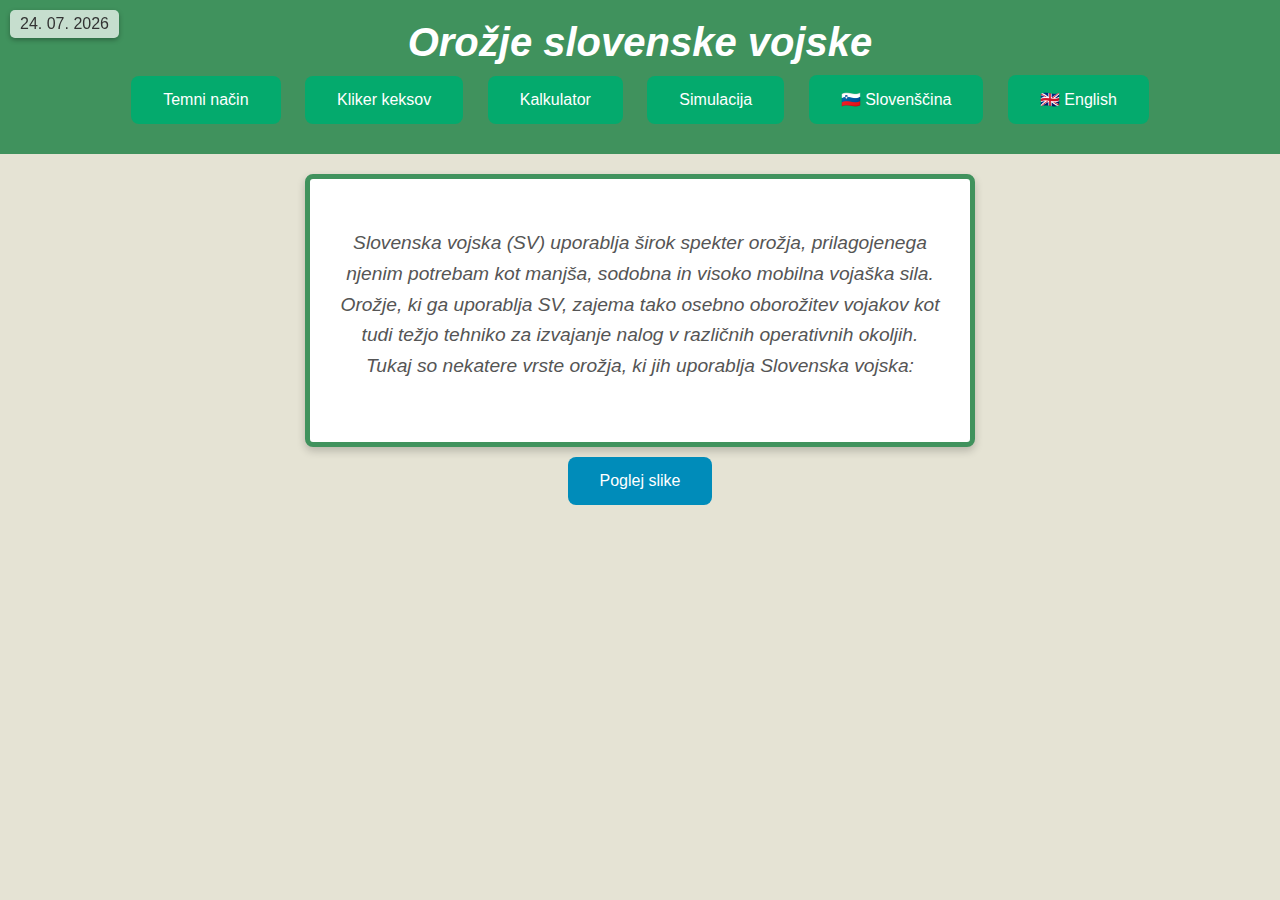
<file: dir/public/index.html>
<!DOCTYPE html>
<html lang="en">
<head>
    <meta charset="UTF-8">
    <meta name="viewport" content="width=device-width, initial-scale=1.0">
    <title>Document</title>
    <link rel="stylesheet" href="../style/stil_main.css">
    <link rel="stylesheet" href="../style/datum.css">
</head>
<body>
    <div id="datum"></div>
    <header>
        <h1 data-translate="title-index">Orožje slovenske vojske</h1>
        <button data-translate="dark-mode" id="DarkMode" class="button button1">Temni način</button>
        <button data-translate="cookie-clicker" id="piskotLINK" class="button button1">Kliker keksov</button>
        <button data-translate="kalkulator" id="kalkulatorLINK" class="button button1">Kalkulator</button>
        <button data-translate="simulacija" id="simulacijaLINK" class="button button1">Simulacija</button>

        <button id="lang-sl" class="button button1">🇸🇮 Slovenščina</button>
        <button id="lang-en" class="button button1">🇬🇧 English</button>
      </header>
    <main>
        <div class="box">
            <p data-translate="slovenska-vojska">
                Slovenska vojska (SV) uporablja širok spekter orožja, prilagojenega njenim potrebam kot manjša,
                sodobna in visoko mobilna vojaška sila. Orožje, ki ga uporablja SV, zajema tako osebno oborožitev
                vojakov kot tudi težjo tehniko za izvajanje nalog v različnih operativnih okoljih. Tukaj so nekatere vrste
                orožja, ki jih uporablja Slovenska vojska:
            </p>
        </div>
        <button data-translate="poglej-slike" id="slikeLINK" class="button button2">Poglej slike</button>
    </main>

    <script src="../script/script.js"></script>
    <script src="../script/datum.js"></script>
</body>
</html>
</file>
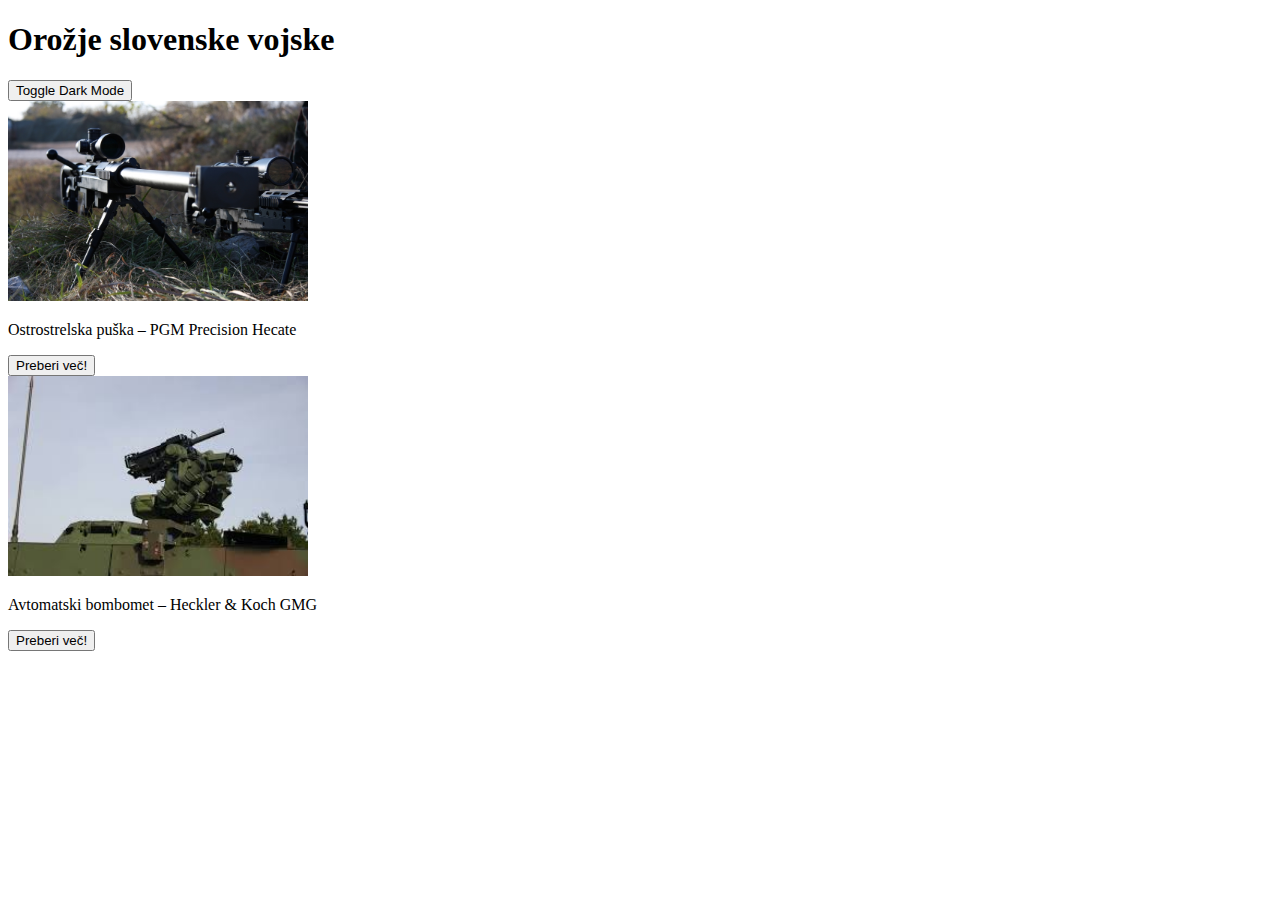
<file: slike.html>
<!DOCTYPE html>
<html lang="en">
<head>
    <meta charset="UTF-8">
    <meta name="viewport" content="width=device-width, initial-scale=1.0">
    <title>Orožje slovenske vojske</title>
</head>
<body>
    <header>
        

        <h1>Orožje slovenske vojske</h1>
        <button id="darkModeToggle">Toggle Dark Mode</button>
    </header>
    <main>
       
        <div>
            <img src="slika1.jpg" alt="Slika 1" width="300" height="200">
            <p>Ostrostrelska puška – PGM Precision Hecate</p>
            <a href="puska.html">
                <button>Preberi več!</button>
            </a>
        </div>
        <div>
            <img src="slika2.jpg" alt="Slika 2" width="300" height="200">
            <p>Avtomatski bombomet – Heckler & Koch GMG</p>
            <a href="bombet.html">
                <button>Preberi več!</button>
            </a>
        </div>

    </main>
    <script src="script.js"></script>
</body>
</html>
</file>
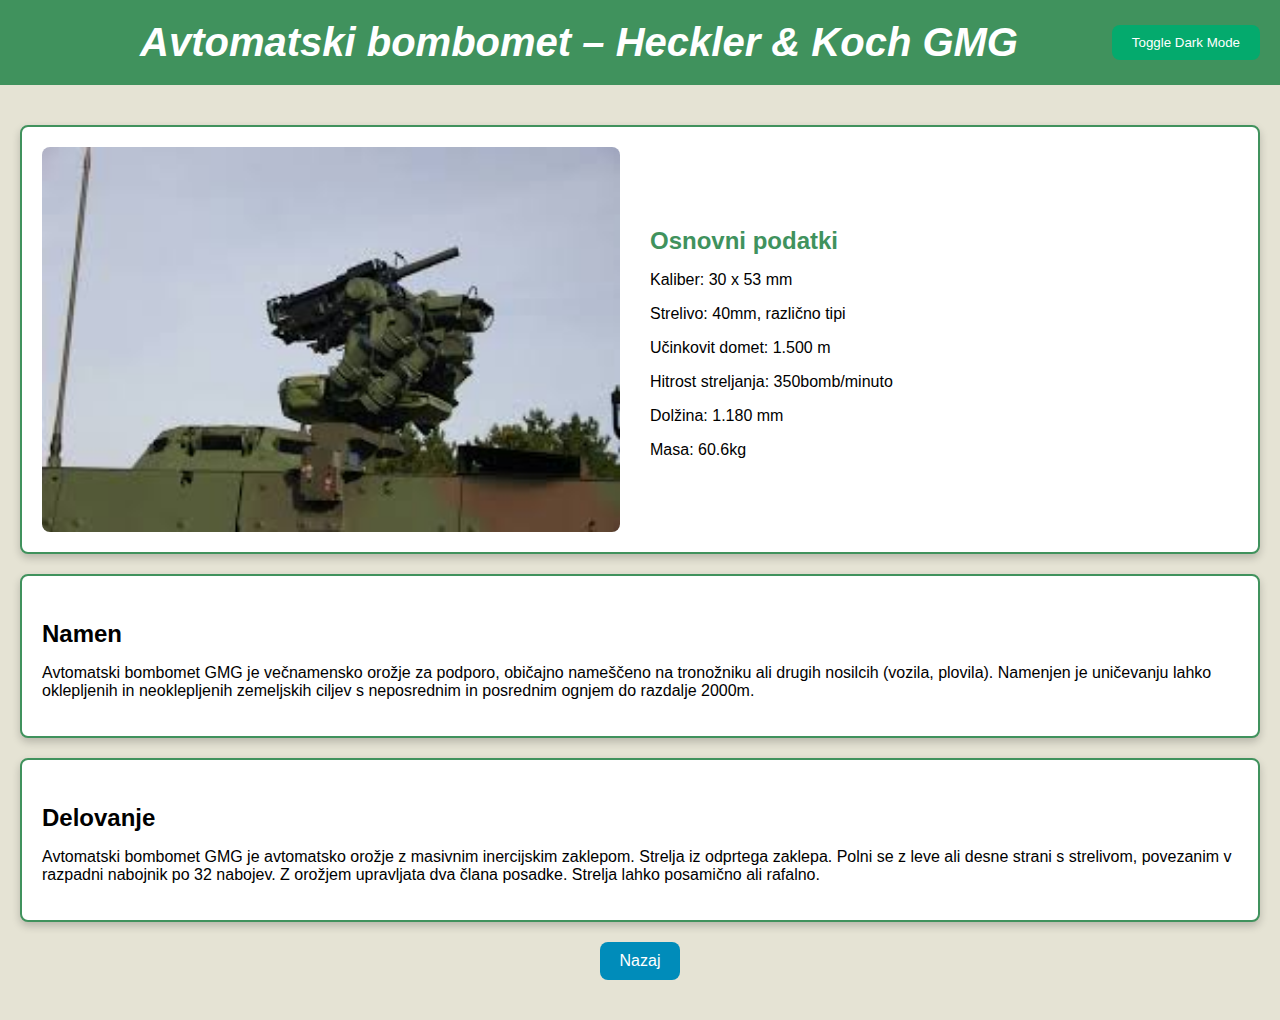
<file: dir/public/bombet.html>
<!DOCTYPE html>
<html lang="en">
    <head>
        <meta charset="UTF-8">
        <meta name="viewport" content="width=device-width, initial-scale=1.0">
        <title>Avtomatski bombomet – Heckler & Koch GMG</title>
        <link rel="stylesheet" href="../style/bombomet.css">
    </head>
    <body>
        <header>
            <h1>Avtomatski bombomet – Heckler & Koch GMG
            </h1>
            <button id="darkModeToggle" class="button1">Toggle Dark Mode</button>
        </header>
        <main>
            <div class = "slika-container">
                <img src="../style/slika2.jpg" alt="Slika 1" width="400" height="250">
                <div class = "podatki-text">
                    <p id="naslov">Osnovni podatki </p>
                    <p>Kaliber:	30 x 53 mm</p>
                    <p>Strelivo: 40mm, različno tipi </p>
                    <p>Učinkovit domet:	1.500 m</p> 
                    <p>Hitrost streljanja: 350bomb/minuto</p>
                    <p>Dolžina: 1.180 mm</p>
                    <p>Masa: 60.6kg</p>
                </div>
            </div>
            <div class = "opis-text">
                <div class = "namen">
                    <p id = "naslov">Namen</p>
                    <p>Avtomatski bombomet GMG je večnamensko orožje za podporo, običajno nameščeno na tronožniku ali drugih nosilcih
                        (vozila, plovila). Namenjen je uničevanju lahko oklepljenih in neoklepljenih zemeljskih ciljev s neposrednim in posrednim ognjem do razdalje 2000m.
                    </p>
                </div>
                <div class = "delovanje">
                    <p id="naslov">Delovanje</p>
                    <p> Avtomatski bombomet GMG je avtomatsko orožje z masivnim inercijskim zaklepom. Strelja iz odprtega zaklepa.
                        Polni se z leve ali desne strani s strelivom, povezanim v razpadni nabojnik po 32 nabojev. Z orožjem upravljata dva člana posadke. Strelja lahko posamično ali rafalno.
                    </p>
                </div>
            </div>
            <div class = button-container>
                <button id = "Nazaj">Nazaj</button>
            </div>
        </main>
    </body>
</html>
</file>
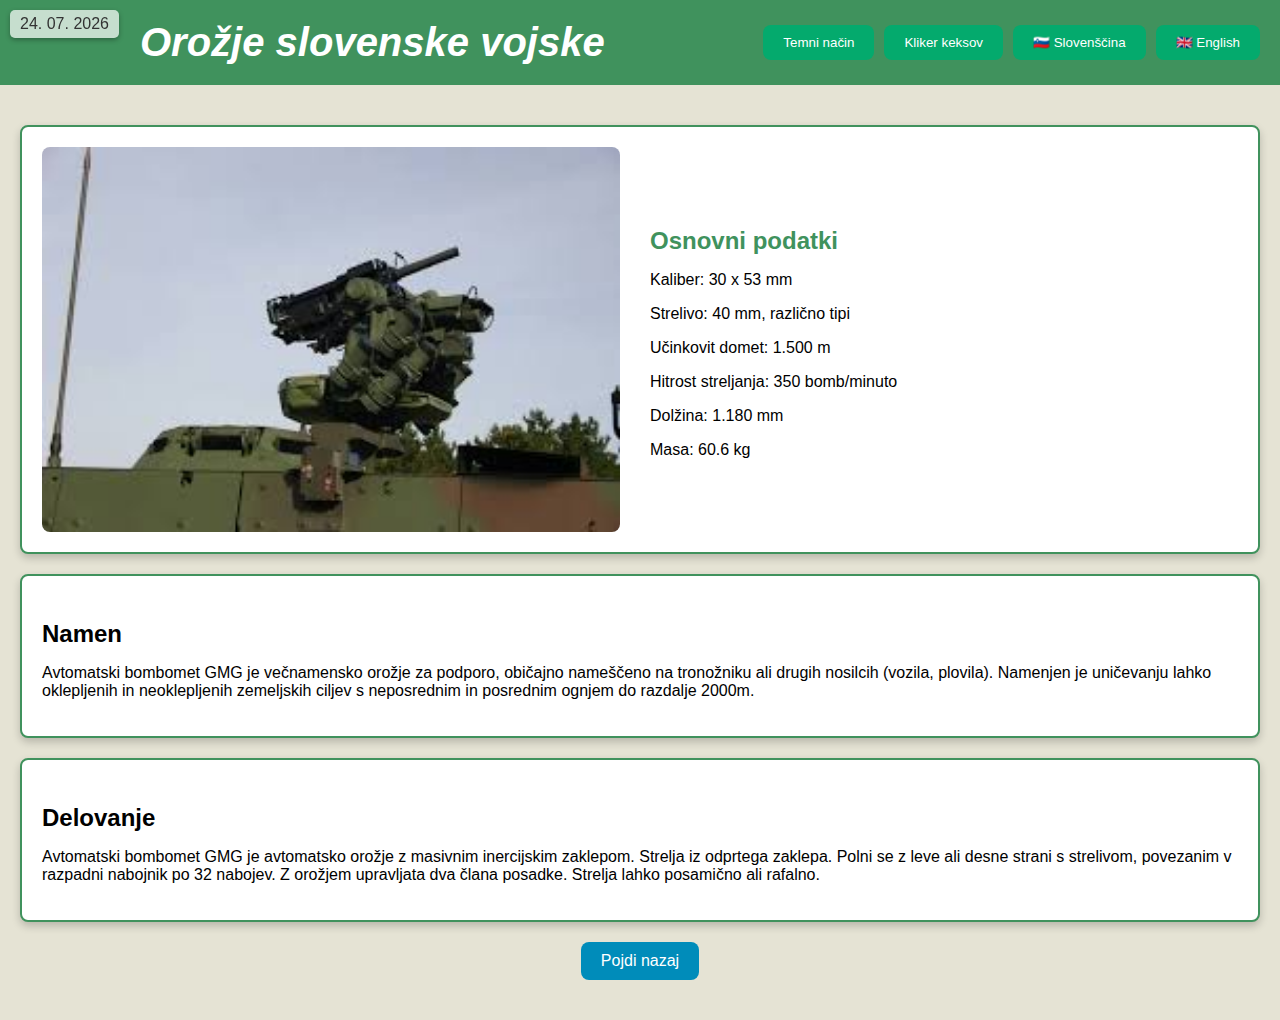
<file: dir/public/bombomet.html>
<!DOCTYPE html>
<html lang="en">
    <head>
        <meta charset="UTF-8">
        <meta name="viewport" content="width=device-width, initial-scale=1.0">
        <title>Avtomatski bombomet – Heckler & Koch GMG</title>
        <link rel="stylesheet" href="../style/bombomet.css">
        <link rel="stylesheet" href="../style/datum.css">
    </head>
    <body>
        <div id="datum"></div>
        <header>
            <h1 data-translate="title-index">Orožje slovenske vojske</h1>
            <div class="lang-buttons-container">
                <button data-translate="dark-mode" id="DarkMode" class="button button1">Temni način</button>
                <button data-translate="cookie-clicker" id="piskotLINK" class="button button1">Kliker keksov</button></a>
              <button id="lang-sl" class="button1">🇸🇮 Slovenščina</button>
              <button id="lang-en" class="button1">🇬🇧 English</button>
            </div>
        </header>        
          
        <main>
            <div class = "slika-container">
                <img src="../style/slika2.jpg" alt="Slika 1" width="400" height="250">
                <div class = "podatki-text">
                    <p data-translate="osnovni-podatki" id="naslov">Osnovni podatki</p>
                    <p data-translate="kaliberAB">Kaliber: 30 x 53 mm</p>
                    <p data-translate="strelivoAB">Strelivo: 40mm, različni tipi</p>
                    <p data-translate="dometAB">Učinkovit domet: 1.500 m</p>
                    <p data-translate="hitrost-streljanjaAB">Hitrost streljanja: 350bomb/minuto</p>
                    <p data-translate="dolzinaAB">Dolžina: 1.180 mm</p>
                    <p data-translate="masaAB">Masa: 60.6kg</p>
                </div>
            </div>
            <div class = "opis-text">
                <div class = "namen">
                    <p data-translate="namen" id = "naslov">Namen</p>
                    <p data-translate="namenBesediloAB">Avtomatski bombomet GMG je večnamensko orožje za podporo, običajno nameščeno na tronožniku ali drugih nosilcih
                        (vozila, plovila). Namenjen je uničevanju lahko oklepljenih in neoklepljenih zemeljskih ciljev s neposrednim in posrednim ognjem do razdalje 2000m.
                    </p>
                </div>
                <div class = "delovanje">
                    <p data-translate="delovanje" id="naslov">Delovanje</p>
                    <p data-translate="delovanjeBesediloAB"> Avtomatski bombomet GMG je avtomatsko orožje z masivnim inercijskim zaklepom. Strelja iz odprtega zaklepa.
                        Polni se z leve ali desne strani s strelivom, povezanim v razpadni nabojnik po 32 nabojev. Z orožjem upravljata dva člana posadke. Strelja lahko posamično ali rafalno.
                    </p>
                </div>
            </div>
            <div class = button-container>
                <button data-translate="go-back" id = "slikeLINK">Nazaj</button>
            </div>
        </main>
    </body>
    <script src="../script/script.js"></script>
    <script src="../script/datum.js"></script>
</html>
</file>
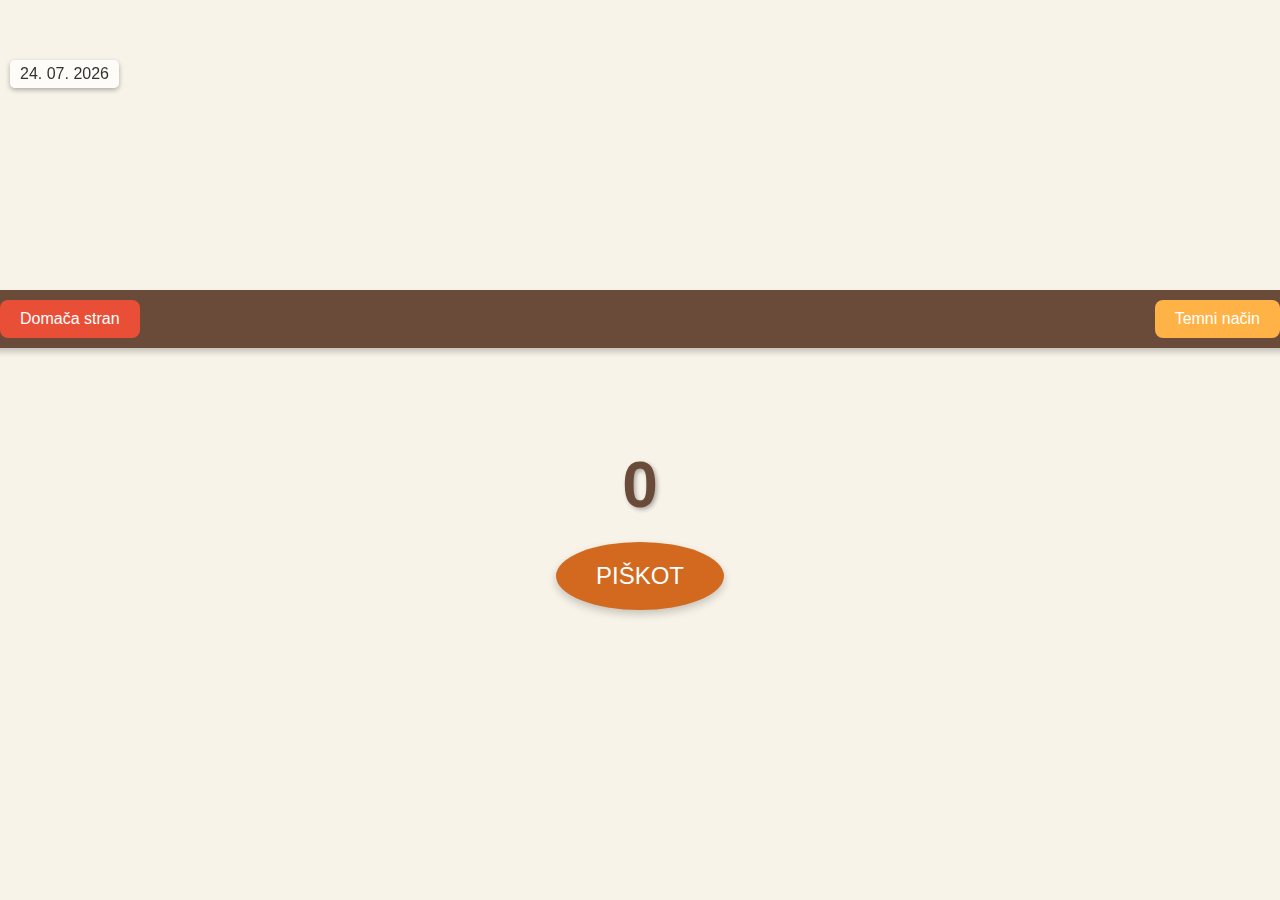
<file: dir/public/CookieClicker.html>
<!DOCTYPE html>
<html lang="en">
    <head>
        <meta charset="UTF-8">
        <meta name="viewport" content="width=device-width, initial-scale=1.0">
        <meta name="description" content="Zabavna igrica kjer klikaš pištkote">
        <title data-translate="cookie-clicker">Piškotni klikar</title>
        <link rel="stylesheet" href="../style/stil.css">
        <link rel="stylesheet" href="../style/datum.css">
    </head> 
    <body>
        <div id="datum"></div>
        <header>
            <!--https://www.w3schools.com/tags/tag_button.asp-->
            <button data-translate="domaca-stran" id="Return" class="button button2">Domača stran</button>
            <button data-translate="DarkMode" id="DarkMode" class="button button1">Temni način</button>
        </header>

        <!--NEKDO NEJ SE SPRAU PA NARDI HTML DA ZGLEDA K JST BOM SAM JavaSkript NAREDU VEČ SE MI NE DA-->
        <div>
            <div class="stevec"><span id="counter">0</span></div>
            <button data-translate="piskotJS" id="piskot" class="button button3">PIŠKOT</button>
        </div>
    </body>
    <script src="../script/script.js"></script>
    <script src="../script/piskot.js"></script>
    <script src="../script/datum.js"></script>
</html>
</file>
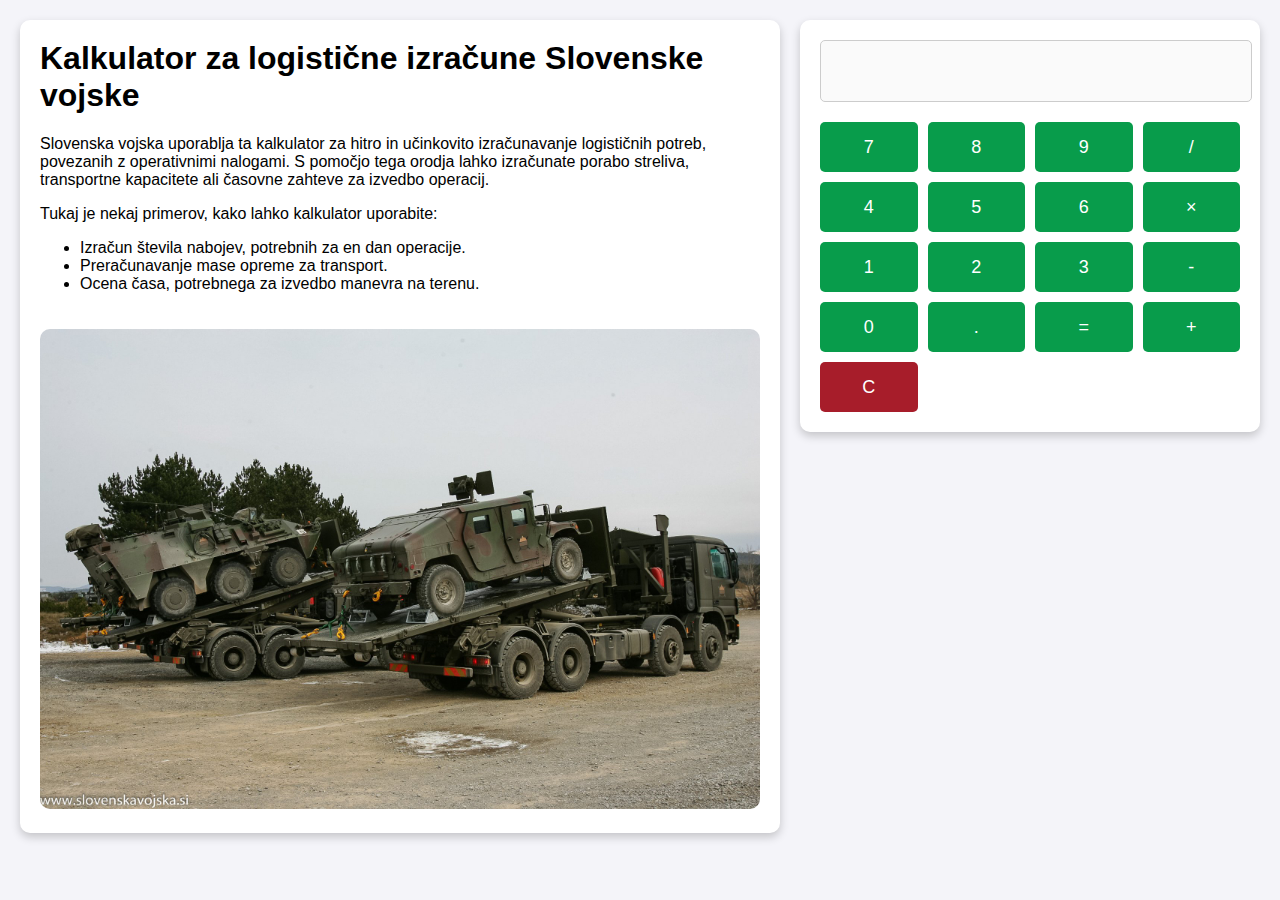
<file: dir/public/kalkulator.html>
<!DOCTYPE html>
<html lang="en">
<head>
  <meta charset="UTF-8">
  <meta name="viewport" content="width=device-width, initial-scale=1.0">
  <title>Kalkulator - Logistika Slovenske vojske</title>
  <link rel="stylesheet" href="../style/kalkulator.css">

</head>
<body>
<!-- Vsebina o orožju -->
<div class="content">
  <h1 data-translate="title-index1">Kalkulator za logistične izračune Slovenske vojske</h1>
  <p data-translate="slovenska-vojska1">
    Slovenska vojska uporablja ta kalkulator za hitro in učinkovito izračunavanje logističnih potreb, povezanih z operativnimi nalogami.
    S pomočjo tega orodja lahko izračunate porabo streliva, transportne kapacitete ali časovne zahteve za izvedbo operacij.
  </p>
  <p>
    <span data-translate="poglej-slike1">Tukaj je nekaj primerov, kako lahko kalkulator uporabite:</span>
  </p>
  <ul>
    <li data-translate="example1">Izračun števila nabojev, potrebnih za en dan operacije.</li>
    <li data-translate="example2">Preračunavanje mase opreme za transport.</li>
    <li data-translate="example3">Ocena časa, potrebnega za izvedbo manevra na terenu.</li>
  </ul>
  <img src="../style/style_image/brigada.jpg" alt="Logistika Slovenske vojske">
</div>
<script src="../script/script.js"></script>

<!-- Kalkulator -->
<div class="calculator">
  <input type="text" class="display" id="display" disabled />
  <div class="buttons">
    <button onclick="appendValue('7')">7</button>
    <button onclick="appendValue('8')">8</button>
    <button onclick="appendValue('9')">9</button>
    <button onclick="appendValue('/')">/</button>
    <button onclick="appendValue('4')">4</button>
    <button onclick="appendValue('5')">5</button>
    <button onclick="appendValue('6')">6</button>
    <button onclick="appendValue('*')">×</button>
    <button onclick="appendValue('1')">1</button>
    <button onclick="appendValue('2')">2</button>
    <button onclick="appendValue('3')">3</button>
    <button onclick="appendValue('-')">-</button>
    <button onclick="appendValue('0')">0</button>
    <button onclick="appendValue('.')">.</button>
    <button onclick="calculate()">=</button>
    <button onclick="appendValue('+')">+</button>
    <button class="clear" onclick="clearDisplay()">C</button>
  </div>
</div>
<script src="../script/kalkulator.js"></script>


</body>
</html>
</file>
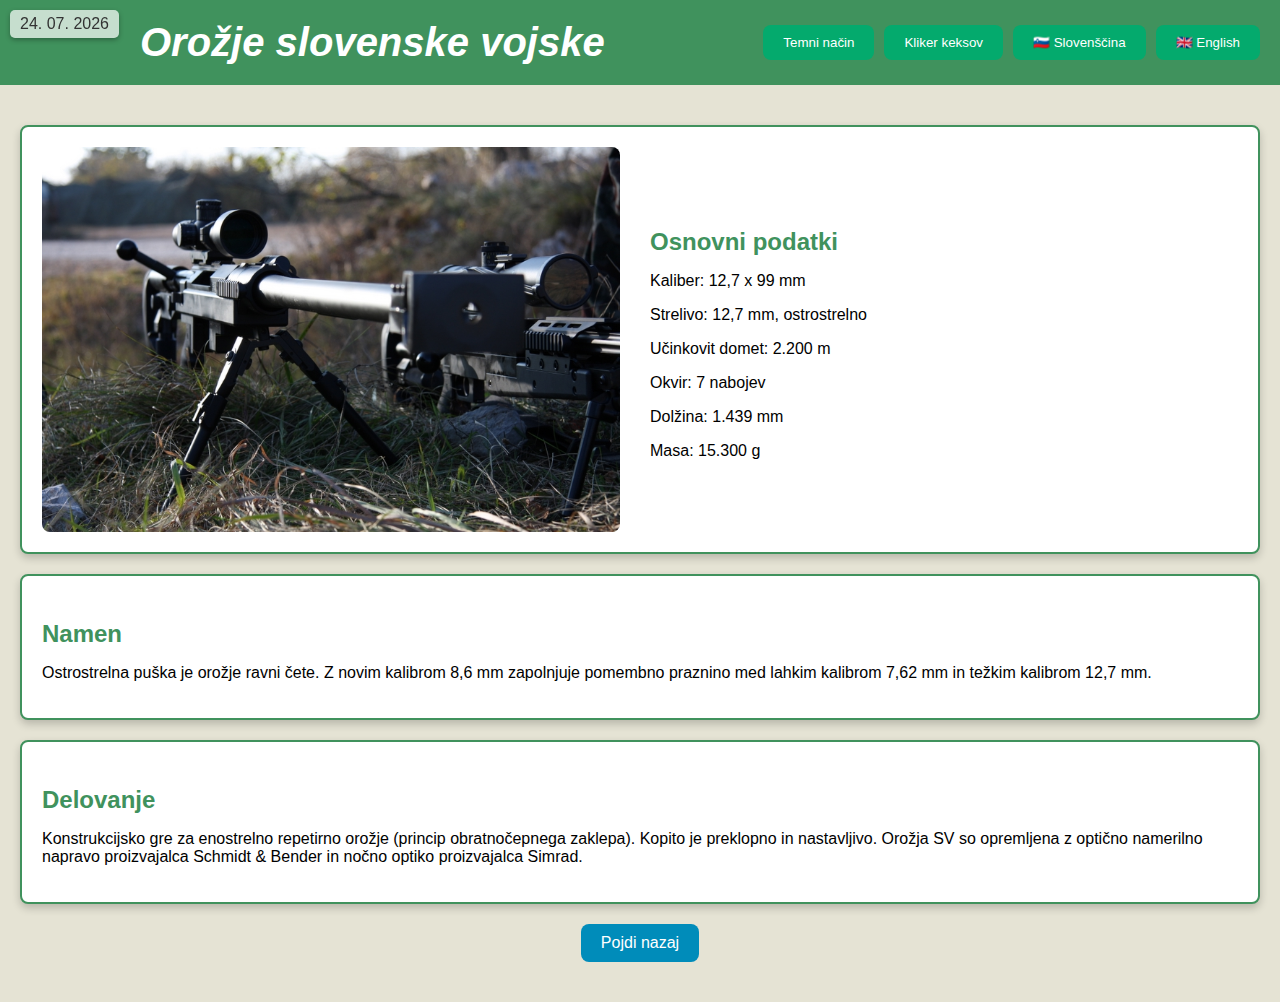
<file: dir/public/puska.html>
<!DOCTYPE html>
<html lang="en">
    <head>
        <meta charset="UTF-8">
        <meta name="viewport" content="width=device-width, initial-scale=1.0">
        <title>Orožje slovenske vojske</title>
        <link rel="stylesheet" href="../style/puska.css">
        <link rel="stylesheet" href="../style/datum.css">
    </head>
    <body>
        <div id="datum"></div>
        <header>
            <h1 data-translate="title-index">Orožje slovenske vojske</h1>
            <div class="lang-buttons-container">
                <button data-translate="dark-mode" id="DarkMode" class="button button1">Temni način</button>
                <button data-translate="cookie-clicker" id="piskotLINK" class="button button1">Kliker keksov</button></a>
              <button id="lang-sl" class="button1">🇸🇮 Slovenščina</button>
              <button id="lang-en" class="button1">🇬🇧 English</button>
            </div>
        </header>        
        <main>
            <div class = "slika-container">
                <img src="../style/slika1.jpg" alt="Slika 1" width="400" height="250">
                <div class = "podatki-text">
                    <p data-translate="osnovni-podatki" id="naslov">Osnovni podatki</p>
                    <p data-translate="kaliberP">Kaliber: 12,7 x 99 mm</p>
                    <p data-translate="strelivoP">Strelivo: 12,7 mm, ostrostrelno</p>
                    <p data-translate="dometP">Učinkovit domet: 2.200 m</p>
                    <p data-translate="okvirP">Okvir: 7 nabojev</p>
                    <p data-translate="dolzinaP">Dolžina: 1.439 mm</p>
                    <p data-translate="masaP">Masa: 15.300 g</p>
                </div>
            </div>
            <div class = "opis-text">
                <div class = "namen">
                    <p data-translate="namen" id = "naslov">Namen</p>
                    <p data-translate="namenBesediloP">Ostrostrelna puška je orožje ravni čete. Z novim kalibrom 8,6 mm zapolnjuje pomembno praznino 
                        med lahkim kalibrom 7,62 mm in težkim kalibrom 12,7 mm.
                    </p>
                </div>
                <div class = "delovanje">
                    <p data-translate="delovanje" id="naslov">Delovanje</p>
                    <p data-translate="delovanjeBesediloP"> Konstrukcijsko gre za enostrelno repetirno orožje (princip obratnočepnega zaklepa). Kopito je preklopno in nastavljivo.
                        Orožja SV so opremljena z optično namerilno napravo proizvajalca Schmidt & Bender in nočno optiko proizvajalca Simrad.
                    </p>
                </div>
            </div>
            <div class = button-container>
                <button data-translate="go-back" id = "slikeLINK">Nazaj</button>
            </div>
    </body>
    <script src="../script/script.js"></script>
    <script src="../script/datum.js"></script>
</html>
</file>
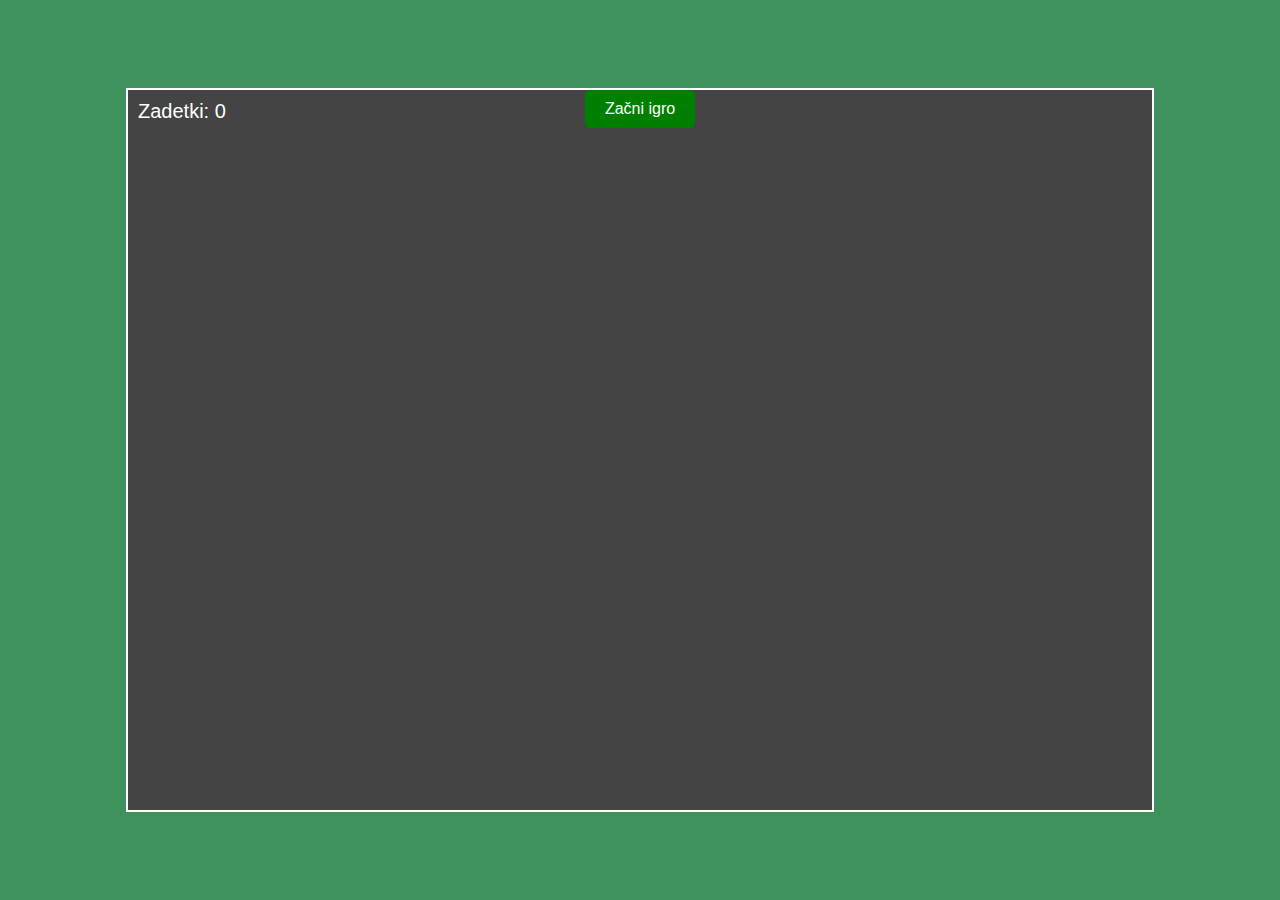
<file: dir/public/sim.html>
<!DOCTYPE html>
<html lang="en">
<head>
  <meta charset="UTF-8">
  <meta name="viewport" content="width=device-width, initial-scale=1.0">
  <title>Simulacija streljanja</title>
  <link rel="stylesheet" href="../style/sim.css">

</head>
<body>
<div id="game-area">
  <div id="score">Zadetki: 0</div>
  <button class="start-btn" onclick="startGame()">Začni igro</button>
  <div class="game-container" id="gameContainer" style="width: 100%; height: 100%; position: relative;"></div>
  <div class="results" id="results"></div>
</div>
<script src="../script/sim.js"></script>
</body>
</html>
</file>
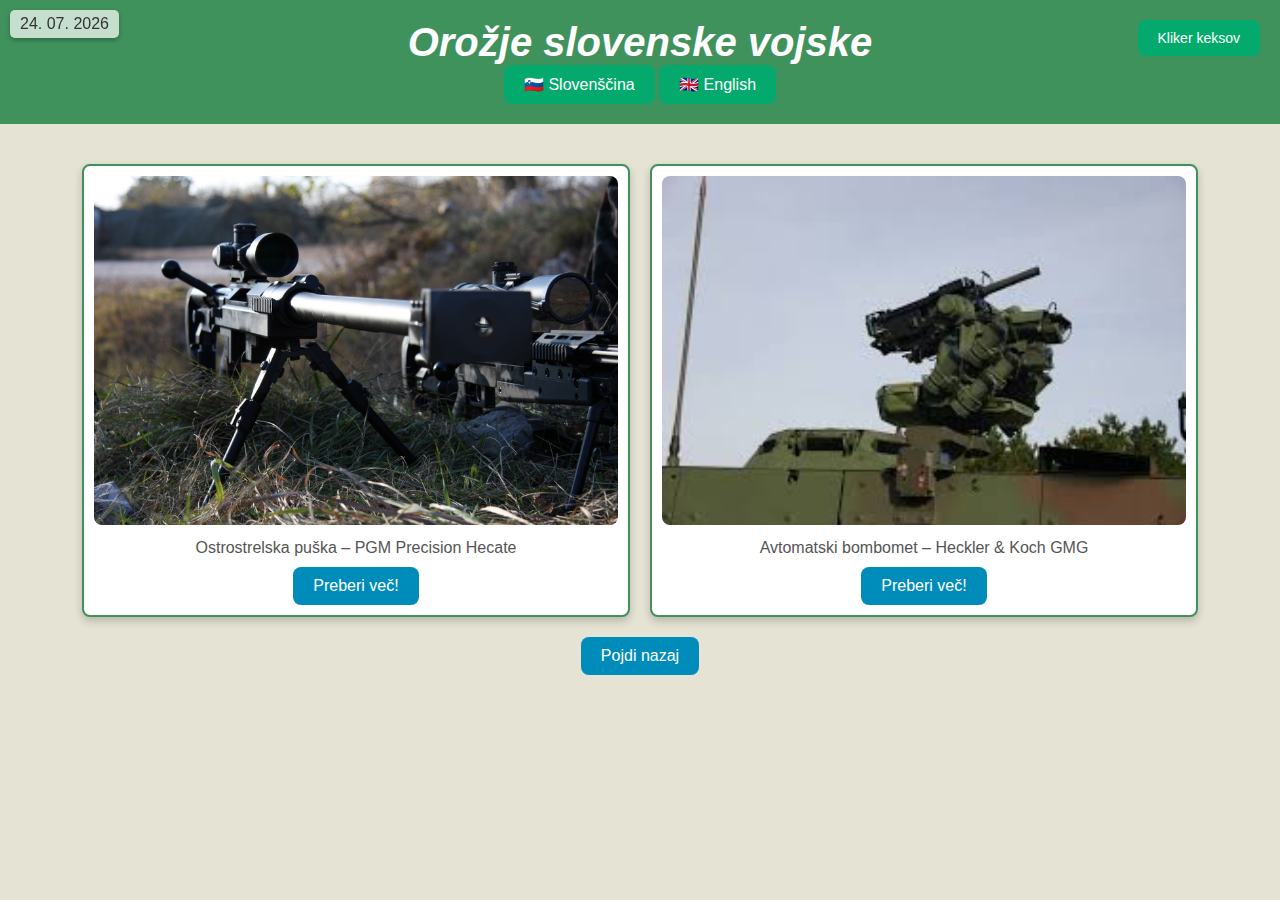
<file: dir/public/slike.html>
<!DOCTYPE html>
<html lang="en">
<head>
    <meta charset="UTF-8">
    <meta name="viewport" content="width=device-width, initial-scale=1.0">
    <title>Orožje slovenske vojske</title>
    <link rel="stylesheet" href="../style/stil_slike.css">
    <link rel="stylesheet" href="../style/datum.css">
</head>
<body>
    <div id="datum"></div>
        <header>
            <h1 data-translate="title-index">Orožje slovenske vojske</h1>
            <button data-translate="dark-mode" id="DarkMode" class="button button1">Temni način</button>
            <button data-translate="cookie-clicker" id="piskotLINK" class="button button1">Kliker keksov</button>
            <div class="lang-buttons-container">
                <button id="lang-sl" class="button lang">🇸🇮 Slovenščina</button>
                <button id="lang-en" class="button lang">🇬🇧 English</button>
              </div>
          </header>          
    </header>
    <main>
       
        <div class = "slike-container">
            <div>
                <img src="../style/slika1.jpg" alt="Slika 1" width="400" height="250">
                <p data-translate="ostrostrelska-puska">Ostrostrelska puška – PGM Precision Hecate</p>
                <button data-translate="read-more" id="puskaLINK" class="button button2">Preberi več!</button>
            </div>
            <div>
                <img src="../style/slika2.jpg" alt="Slika 2" width="400" height="250">
                <p data-translate="avto-bombomet">Avtomatski bombomet – Heckler & Koch GMG</p>
                <button data-translate="read-more" id="bombometLINK" class="button button2">Preberi več!</button>
            </div>
           
        </div>
        <a href="index.html"> <button data-translate="go-back" id="nazajnamain" class="button button2">Pojdi nazaj</button></a></br>
    </main>
</body>
<script src="../script/script.js"></script>
<script src="../script/datum.js"></script>
</html>
</file>
<file: dir/style/stil_main.css>
/* General Body Styling */
body {
  background-color: #E5E3D4;
  font-family: Arial, sans-serif;
  margin: 0;
  padding: 0;
  color: #333;
}

/* Header Styling */
header {
  background-color: #40925d;
  padding: 20px 0;
  text-align: center;
  color: white;
}

header h1 {
  font-style: italic;
  margin: 0;
  font-size: 2.5rem;
}

/* Main Content Styling */
main {
  padding: 20px;
  display: flex;
  flex-direction: column;
  align-items: center;
}

main p {
  text-align: center;
  font-style: italic;
  font-size: 1.2rem;
  margin-bottom: 30px;
  line-height: 1.6;
  color: #555;
}

/* Box Styling */
.box {
  width: 90%;
  max-width: 600px;
  border: 5px solid #40925d;
  border-radius: 8px;
  padding: 30px;
  background-color: white;
  box-shadow: 0 4px 8px rgba(0, 0, 0, 0.2);
  text-align: justify;
}

/* Button Styling */
.button {
  border: none;
  color: white;
  padding: 15px 32px;
  text-align: center;
  text-decoration: none;
  font-size: 16px;
  margin: 10px;
  border-radius: 8px;
  cursor: pointer;
  transition: background-color 0.3s ease, transform 0.2s ease;
}

.button1 {
  background-color: #04AA6D;
}

.button1:hover {
  background-color: #036843;
  transform: scale(1.05);
}

.button2 {
  background-color: #008CBA;
}

.button2:hover {
  background-color: #005f80;
  transform: scale(1.05);
}

/* Dark Mode Support */
body.dark-mode {
  background-color: #121212; /* Dark background */
  color: #ffffff; /* White text */
}

header.dark-mode {
  background-color: #1e4d2b; /* Darker header */
}

header.dark-mode h1 {
  color: #fff; /* White header text */
}

.box.dark-mode {
  background-color: #1c1c1c; /* Dark background for box */
  color: #ffffff; /* White text */
  border-color: #1e7d4c; /* Darker border */
}

.button1.dark-mode {
  background-color: #1e7d4c; /* Dark button background */
}

.button1.dark-mode:hover {
  background-color: #15663b; /* Hover effect for dark mode */
}

.button2.dark-mode {
  background-color: #006080; /* Dark button background */
}

.button2.dark-mode:hover {
  background-color: #004b66; /* Hover effect for dark mode */
}

/* Responsive Design */
@media (max-width: 768px) {
  header h1 {
    font-size: 2rem;
  }

  .box {
    padding: 20px;
  }

  .button {
    font-size: 14px;
    padding: 12px 24px;
  }
}
</file>
<file: dir/style/datum.css>
/* Date Styling */
#datum {
    position: fixed;
    top: 10px;
    left: 10px;
    font-size: 1rem;
    color: #333;
    background-color: rgba(255, 255, 255, 0.7); /* Slight background to make it readable */
    padding: 5px 10px;
    border-radius: 5px;
    box-shadow: 0px 2px 5px rgba(0, 0, 0, 0.3);
    z-index: 9999; /* Ensure it's always on top */
}
</file>
<file: dir/style/bombomet.css>
/* General Body Styling */
body {
    background-color: #E5E3D4;
    font-family: Arial, sans-serif;
    margin: 0;
    padding: 0;
    color: #333;
}

header {
    display: flex;
    justify-content: space-between;
    align-items: center;
    padding: 20px;
    background-color: #40925d;
    color: white;
  }
  
  .lang-buttons-container {
    display: flex;
    gap: 10px;
  }
  
  .button1 {
    background-color: #04AA6D;
    padding: 10px 20px;
    border: none;
    border-radius: 8px;
    color: white;
    cursor: pointer;
    transition: background-color 0.3s ease, transform 0.2s ease;
  }
  
  .button1:hover {
    background-color: #036843;
    transform: scale(1.05);
  }
  
  header h1 {
    font-style: italic;
    margin: 0;
    font-size: 2.5rem;
    padding-left: 120px;  /* Add left padding to move the title */
  }

/* Main Content Styling */
main {
    padding: 20px;
}

/* Image Container Styling */
.slika-container {
    display: flex;
    flex-wrap: wrap;
    justify-content: center;
    align-items: center;
    gap: 20px;
    margin: 20px 0;
    border: 2px solid #40925d;
    border-radius: 8px;
    padding: 20px;
    background-color: white;
    box-shadow: 0 4px 8px rgba(0, 0, 0, 0.2);
}

.slika-container img {
    max-width: 100%;
    height: auto;
    border-radius: 8px;
    flex: 1 1 400px;
}

.podatki-text {
    flex: 1 1 400px;
    padding: 10px;
    text-align: left;
    color: #000000;
}

.podatki-text #naslov {
    font-size: 1.5rem;
    font-weight: bold;
    margin-bottom: 10px;
    color: #40925d;
}

/* Description Sections */
.opis-text {
    display: flex;
    flex-direction: column;
    gap: 20px;
    margin: 20px 0;
}

.opis-text div {
    padding: 20px;
    border: 2px solid #40925d;
    border-radius: 8px;
    background-color: white;
    box-shadow: 0 4px 8px rgba(0, 0, 0, 0.2);
    color: #000000;
}

.opis-text #naslov {
    font-size: 1.5rem;
    font-weight: bold;
    margin-bottom: 10px;
    color: #40925d;
    color: #000000;
}

/* Button Container */
.button-container {
    text-align: center;
    margin: 20px 0;
}

.button-container button {
    background-color: #008CBA;
    color: white;
    padding: 10px 20px;
    font-size: 16px;
    border: none;
    border-radius: 8px;
    cursor: pointer;
    transition: background-color 0.3s ease, transform 0.2s ease;
}

.button-container button:hover {
    background-color: #005f80;
    transform: scale(1.05);
}

/* Dark Mode Styling */
body.dark-mode {
    background-color: #121212;
    color: white;
}

header.dark-mode {
    background-color: #1e4d2b;
}

.slika-container.dark-mode, .opis-text div.dark-mode {
    background-color: #1c1c1c;
    color: white;
    border-color: #1e7d4c;
}

.button-container button.dark-mode {
    background-color: #006080;
}

/* Responsive Design */
@media (max-width: 768px) {
    header h1 {
        font-size: 2rem;
    }

    .slika-container {
        flex-direction: column;
    }

    .podatki-text, .slika-container img {
        flex: none;
        text-align: center;
    }

    .opis-text {
        flex-direction: column;
        align-items: center;
    }
}
</file>
<file: dir/style/stil.css>
/* General Body Styling */
body {
  background-color: #F7F3E9;
  font-family: 'Arial', sans-serif;
  margin: 0;
  padding: 0;
  display: flex;
  flex-direction: column;
  align-items: center;
  justify-content: center;
  min-height: 100vh;
  color: #333;
}

/* Header Styling */
header {
  width: 100%;
  display: flex;
  justify-content: space-between;
  align-items: center;
  padding: 10px 20px;
  background-color: #6A4B39;
  color: white;
  box-shadow: 0 4px 6px rgba(0, 0, 0, 0.2);
}

header button {
  font-size: 16px;
  padding: 10px 20px;
  border: none;
  border-radius: 8px;
  cursor: pointer;
  transition: transform 0.2s ease, background-color 0.3s ease;
}

.button1 {
  background-color: #FFB347;
  color: white;
}

.button2 {
  background-color: #E94F37;
  color: white;
}

header button:hover {
  transform: scale(1.05);
  opacity: 0.9;
}

/* Main Content */
div {
  text-align: center;
  margin-top: 50px;
}

/* Counter Styling */
.stevec {
  font-size: 4rem;
  font-weight: bold;
  margin-bottom: 20px;
  color: #6A4B39;
  text-shadow: 2px 2px 4px rgba(0, 0, 0, 0.3);
}

/* Cookie Button */
#piskot {
  font-size: 1.5rem;
  background-color: #D2691E;
  color: white;
  padding: 20px 40px;
  border: none;
  border-radius: 50%;
  box-shadow: 0 4px 8px rgba(0, 0, 0, 0.2);
  cursor: pointer;
  transition: transform 0.1s ease, background-color 0.3s ease;
}

#piskot:hover {
  background-color: #B55B22;
}

#piskot:active {
  transform: scale(0.95);
}

/* Dark Mode Support */
body.dark-mode {
  background-color: #1D1D1D;
  color: #F7F3E9;
}

header.dark-mode {
  background-color: #333;
}

button.dark-mode {
  background-color: #4E4E4E;
  color: #F7F3E9;
}

#piskot.dark-mode {
  background-color: #6A4B39;
  color: white;
}

/* Responsive Design */
@media (max-width: 768px) {
  header {
      flex-wrap: wrap;
      justify-content: center;
      gap: 10px;
  }

  .stevec {
      font-size: 3rem;
  }

  #piskot {
      font-size: 1.2rem;
      padding: 15px 30px;
  }
}
</file>
<file: dir/style/kalkulator.css>
body {
    font-family: Arial, sans-serif;
    background-color: #f4f4f9;
    margin: 0;
    padding: 20px;
    display: flex;
    justify-content: space-between;
    align-items: flex-start;
    gap: 20px;
}
.content {
    width: 60%;
    background-color: #ffffff;
    padding: 20px;
    border-radius: 10px;
    box-shadow: 0 4px 10px rgba(0, 0, 0, 0.2);
}
.content h1 {
    margin-top: 0;
}
.content img {
    width: 100%;
    height: auto;
    border-radius: 10px;
    margin-top: 20px;
}
.calculator {
    width: 35%;
    background-color: #ffffff;
    padding: 20px;
    border-radius: 10px;
    box-shadow: 0 4px 10px rgba(0, 0, 0, 0.2);
}
.display {
    width: 100%;
    height: 50px;
    margin-bottom: 20px;
    text-align: right;
    font-size: 18px;
    padding: 5px;
    border: 1px solid #ccc;
    border-radius: 5px;
}
.buttons {
    display: grid;
    grid-template-columns: repeat(4, 1fr);
    gap: 10px;
}
button {
    height: 50px;
    font-size: 18px;
    border: none;
    border-radius: 5px;
    background-color: #089c4b;
    color: white;
    cursor: pointer;
}
button:hover {
    background-color: #067a3a;
}
button.clear {
    background-color: #a71d2a;
}
button.clear:hover {
    background-color: #870d1b;
}
</file>
<file: dir/style/puska.css>
/* General Body Styling */
body {
    background-color: #E5E3D4;
    font-family: Arial, sans-serif;
    margin: 0;
    padding: 0;
    color: #333;
}

header {
    display: flex;
    justify-content: space-between;
    align-items: center;
    padding: 20px;
    background-color: #40925d;
    color: white;
  }
  
  .lang-buttons-container {
    display: flex;
    gap: 10px;
  }
  
  .button1 {
    background-color: #04AA6D;
    padding: 10px 20px;
    border: none;
    border-radius: 8px;
    color: white;
    cursor: pointer;
    transition: background-color 0.3s ease, transform 0.2s ease;
  }
  
  .button1:hover {
    background-color: #036843;
    transform: scale(1.05);
  }
  

  header h1 {
    font-style: italic;
    margin: 0;
    font-size: 2.5rem;
    padding-left: 120px;  /* Add left padding to move the title */
  }
  
/* Main Content Styling */
main {
    padding: 20px;
}

/* Image and Data Container */
.slika-container {
    display: flex;
    flex-wrap: wrap;
    justify-content: center;
    align-items: center;
    gap: 20px;
    margin: 20px 0;
    border: 2px solid #40925d;
    border-radius: 8px;
    padding: 20px;
    background-color: white;
    box-shadow: 0 4px 8px rgba(0, 0, 0, 0.2);
}

.slika-container img {
    max-width: 100%;
    height: auto;
    border-radius: 8px;
    flex: 1 1 400px;
}

.podatki-text {
    flex: 1 1 400px;
    padding: 10px;
    text-align: left;
    color: #000000;
}

.podatki-text #naslov {
    font-size: 1.5rem;
    font-weight: bold;
    margin-bottom: 10px;
    color: #40925d;
}

/* Description Sections */
.opis-text {
    display: flex;
    flex-direction: column;
    gap: 20px;
    margin: 20px 0;
    color: #000000;
}

.opis-text div {
    padding: 20px;
    border: 2px solid #40925d;
    border-radius: 8px;
    background-color: white;
    box-shadow: 0 4px 8px rgba(0, 0, 0, 0.2);
    color: #000000;
}

.opis-text #naslov {
    font-size: 1.5rem;
    font-weight: bold;
    margin-bottom: 10px;
    color: #40925d;
}

/* Button Container */
.button-container {
    text-align: center;
    margin: 20px 0;
}

.button-container button {
    background-color: #008CBA;
    color: white;
    padding: 10px 20px;
    font-size: 16px;
    border: none;
    border-radius: 8px;
    cursor: pointer;
    transition: background-color 0.3s ease, transform 0.2s ease;
}

.button-container button:hover {
    background-color: #005f80;
    transform: scale(1.05);
}

/* Dark Mode Styling */
body.dark-mode {
    background-color: #121212;
    color: white;
}

header.dark-mode {
    background-color: #1e4d2b;
}

.slika-container.dark-mode, .opis-text div.dark-mode {
    background-color: #1c1c1c;
    color: white;
    border-color: #1e7d4c;
}

.button-container button.dark-mode {
    background-color: #006080;
}

/* Responsive Design */
@media (max-width: 768px) {
    header h1 {
        font-size: 2rem;
    }

    .slika-container {
        flex-direction: column;
    }

    .podatki-text, .slika-container img {
        flex: none;
        text-align: center;
    }

    .opis-text {
        flex-direction: column;
        align-items: center;
    }
}
</file>
<file: dir/style/sim.css>
body {
    margin: 0;
    padding: 0;
    font-family: Arial, sans-serif;
    background-color: #40925d;
    color: #fff;
    display: flex;
    justify-content: center;
    align-items: center;
    height: 100vh;
    overflow: hidden;
}

#game-area {
    position: relative;
    width: 80%;
    height: 80%;
    border: 2px solid #fff;
    background-color: #444;
    overflow: hidden;
    display: flex;
    justify-content: center;
    align-items: center;
    flex-direction: column;
}

#score {
    position: absolute;
    top: 10px;
    left: 10px;
    font-size: 20px;
}

.start-btn {
    padding: 10px 20px;
    font-size: 16px;
    background-color: green;
    color: white;
    border: none;
    border-radius: 5px;
    cursor: pointer;
}

.start-btn:hover {
    background-color: darkgreen;
}

.ball {
    position: absolute;
    width: 50px;
    height: 50px;
    background-color: red;
    border-radius: 50%;
    cursor: pointer;
}

.results {
    margin-top: 20px;
    font-size: 18px;
}
</file>
<file: dir/style/stil_slike.css>
/* General Body Styling */
body {
  background-color: #E5E3D4;
  font-family: Arial, sans-serif;
  margin: 0;
  padding: 0;
  color: #333;
}

/* Header Styling */
header {
  background-color: #40925d;
  padding: 20px 20px;
  text-align: center;
  color: white;  
}

header h1 {
  font-style: italic;
  margin: 0;
  font-size: 2.5rem;
}

header .button1 {
  position: absolute;
  top: 20px;
  right: 20px;
  border: none;
  background-color: #04AA6D;
  color: white;
  padding: 10px 20px;
  font-size: 14px;
  border-radius: 8px;
  cursor: pointer;
  transition: background-color 0.3s ease, transform 0.2s ease;
}

header .button1:hover {
  background-color: #036843;
  transform: scale(1.05);
}

/* Main Content Styling */
main {
  padding: 20px;
  display: flex;
  justify-content: center;
  align-items: center;
  flex-direction: column;
}

/* Image Container Styling */
.slike-container {
  display: grid;
  grid-template-columns: repeat(auto-fit, minmax(300px, 1fr));
  gap: 20px;
  width: 90%;
  max-width: 1200px;
  margin: 20px auto;
}

.slike-container div {
  text-align: center;
  border: 2px solid #40925d;
  border-radius: 8px;
  padding: 10px;
  background-color: white;
  box-shadow: 0 4px 8px rgba(0, 0, 0, 0.2);
  transition: transform 0.3s ease, box-shadow 0.3s ease;
}

.slike-container div:hover {
  transform: scale(1.03);
  box-shadow: 0 6px 12px rgba(0, 0, 0, 0.3);
}

/* Image Styling */
.slike-container img {
  width: 100%;
  height: auto;
  border-radius: 8px;
}

/* Paragraph Styling */
.slike-container p {
  font-size: 1rem;
  margin: 10px 0;
  color: #555;
}

/* Button Styling */
.button {
  border: none;
  color: white;
  padding: 10px 20px;
  text-align: center;
  text-decoration: none;
  font-size: 16px;
  border-radius: 8px;
  cursor: pointer;
  transition: background-color 0.3s ease, transform 0.2s ease;
}

.button2 {
  background-color: #008CBA;
}

.button2:hover {
  background-color: #005f80;
  transform: scale(1.05);
}

/* Dark Mode Support */
body.dark-mode {
  background-color: #121212;
  color: #ffffff;
}

header.dark-mode {
  background-color: #1e4d2b;
}

.slike-container div.dark-mode {
  background-color: #1c1c1c;
  color: #ffffff;
  border-color: #1e7d4c;
}

.button2.dark-mode {
  background-color: #006080;
}

/* Responsive Design */
@media (max-width: 768px) {
  header h1 {
      font-size: 2rem;
  }

  header .button1 {
      font-size: 12px;
      padding: 8px 16px;
  }

  .slike-container {
      grid-template-columns: 1fr;
  }

  .slike-container div {
      padding: 15px;
  }
}

.lang{
  background-color: #04AA6D;

}
</file>
